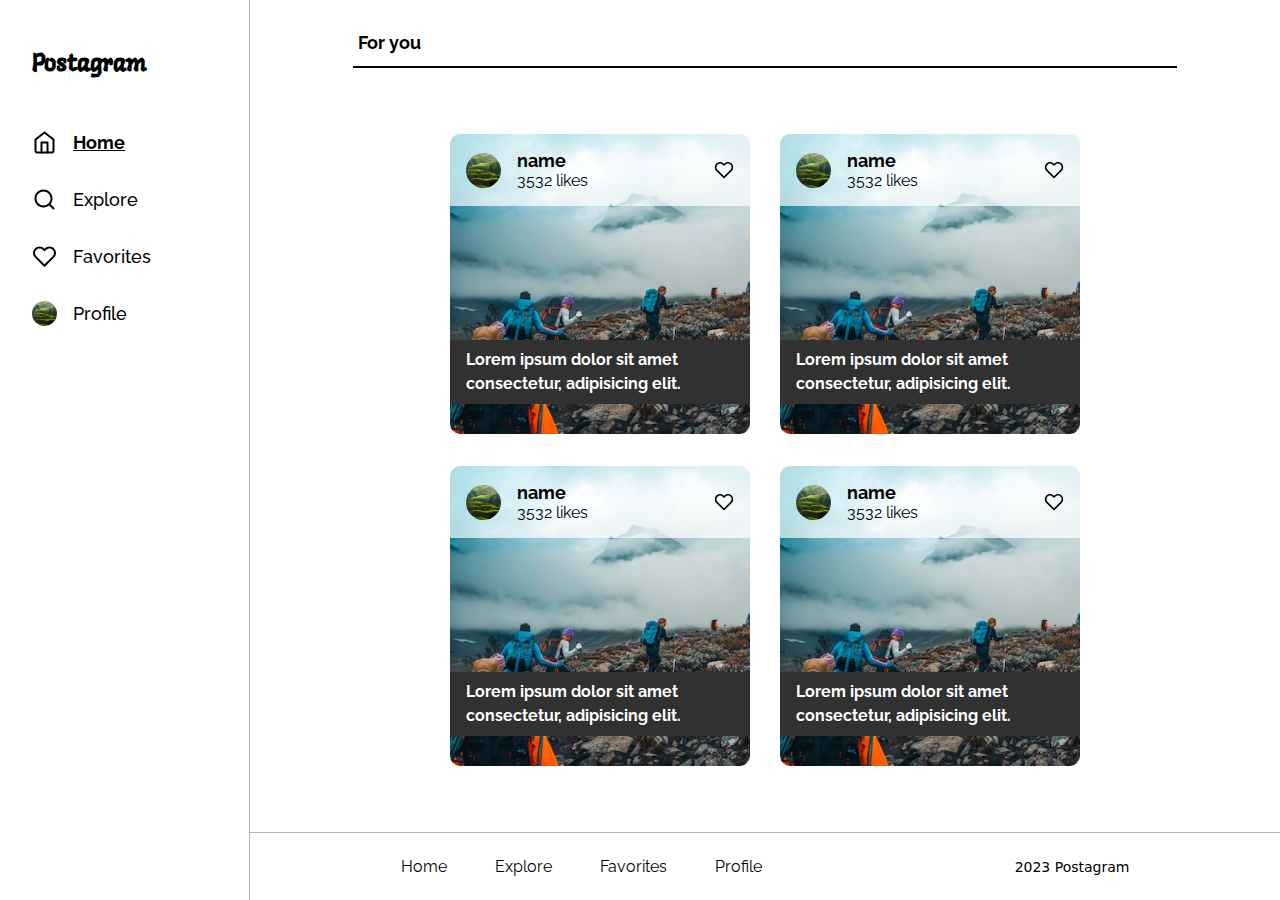
<file: index.html>
<!DOCTYPE html>
<html lang="en">
  <head>
    <meta charset="UTF-8" />
    <meta name="viewport" content="width=device-width, initial-scale=1.0" />
    <title>Document</title>
    <link rel="stylesheet" href="style.css" />
  </head>
  <body>
    <header>
      <nav>
        <h1>Postagram</h1>
        <img class="aside-img" src="add.svg" alt="add button" />
      </nav>
      <aside>
        <h1>Postagram</h1>
        <ul class="aside-ul">
          <li>
            <img class="icon-aside" src="home.svg" alt="home icon" />
            <a class="aside-a-home" href="index.html">Home</a>
          </li>
          <li>
            <img class="icon-aside" src="search.svg" alt="search icon" />
            <a class="aside-a" href="explore.html">Explore</a>
          </li>
          <li>
            <img class="icon-aside" src="heart.svg" alt="like icon" />
            <a class="aside-a" href="">Favorites</a>
          </li>
          <li>
          <img
              class="aside-img"
              src="profile-img.png"
              alt="profile image of user"
            />
            <a class="aside-a" href="">Profile</a>
          </li>
        </ul>
      </aside>
    </header>
    <div class="main-wrapper">
      <div class="h2-wrapper">
        <h2>For you</h2>
        <hr />
      </div>
      <main>
        <section>
          <a class="post-link" href="detail.html">
            <div class="post">
              <div class="post-top">
                <div class="img-name">
                  <img
                    class="post-img"
                    src="profile-img.png"
                    alt="profile image of user"
                  />
                  <div>
                    <h3>name</h3>
                    <span>3532 likes</span>
                  </div>
                </div>
                <img class="post-like" src="heart.svg" alt="like icon" />
              </div>
              <div class="post-bottom">
                <p>Lorem ipsum dolor sit amet consectetur, adipisicing elit.</p>
              </div>
            </div>
          </a>
          <a class="post-link" href="detail.html">
            <div class="post">
              <div class="post-top">
                <div class="img-name">
                  <img
                    class="post-img"
                    src="profile-img.png"
                    alt="profile image of user"
                  />
                  <div>
                    <h3>name</h3>
                    <span>3532 likes</span>
                  </div>
                </div>
                <img class="post-like" src="heart.svg" alt="like icon" />
              </div>
              <div class="post-bottom">
                <p>Lorem ipsum dolor sit amet consectetur, adipisicing elit.</p>
              </div>
            </div>
          </a>
        </section>
        <section>
          <a class="post-link" href="detail.html">
            <div class="post">
              <div class="post-top">
                <div class="img-name">
                  <img
                    class="post-img"
                    src="profile-img.png"
                    alt="profile image of user"
                  />
                  <div>
                    <h3>name</h3>
                    <span>3532 likes</span>
                  </div>
                </div>
                <img class="post-like" src="heart.svg" alt="like icon" />
              </div>
              <div class="post-bottom">
                <p>Lorem ipsum dolor sit amet consectetur, adipisicing elit.</p>
              </div>
            </div>
          </a>
          <a class="post-link" href="detail.html">
            <div class="post">
              <div class="post-top">
                <div class="img-name">
                  <img
                    class="post-img"
                    src="profile-img.png"
                    alt="profile image of user"
                  />
                  <div>
                    <h3>name</h3>
                    <span>3532 likes</span>
                  </div>
                </div>
                <img class="post-like" src="heart.svg" alt="like icon" />
              </div>
              <div class="post-bottom">
                <p>Lorem ipsum dolor sit amet consectetur, adipisicing elit.</p>
              </div>
            </div>
          </a>
        </section>
      </main>
      <footer>
        <div class="desk-foot">
          <ul>
            <li><a href="index.html">Home</a></li>
            <li><a href="explore.html">Explore</a></li>
            <li><a href="#">Favorites</a></li>
            <li><a href="detail.html">Profile</a></li>
          </ul>
          <span>2023 Postagram</span>
        </div>
        <div class="mobile-foot">
          <nav>
            <a class="nav-foot-icon"  href="index.html"><img src="home.svg" alt="home icon" /></a>
            <a class="nav-foot-icon" href="explore.html"><img src="search.svg" alt="search icon" /></a>
            <a class="nav-foot-icon" href="#"><img src="heart.svg" alt="like icon" /></a>
            <a class="nav-foot-icon" href="detail.html"
              ><img
                class="aside-img"
                src="profile-img.png"
                alt=""
            /></a>
          </nav>
        </div>
      </footer>
    </div>
  </body>
</html>
</file>
<file: style.css>
@import url('https://fonts.googleapis.com/css2?family=Open+Sans:wght@300;400;500;700&family=Raleway:wght@300;400;500;700&display=swap');

@import url('https://fonts.googleapis.com/css2?family=Langar&display=swap');

* {
    box-sizing: border-box;
    margin: 0;
    padding: 0;
}

body, html {
    display: flex;
    font-family: 'Raleway';
    width: 100%;
}


/* header  */

aside {
    display: flex;
    flex-direction: column;
    gap: 3rem;
    padding: 3rem 2rem;
    width: 250px;
    height: 100%;
    border-right: 1px solid #B4B4B4;
}

h1 {
    font-family: 'Langar';
    font-size: 24px;
}

.aside-ul {
    list-style: none;
    display: flex;
    flex-direction: column;
    gap: 2rem;
}


.aside-ul li {
    display: flex;
    align-items: center;
    gap: 1rem;
}

.aside-a {
    color: black;
    text-decoration: none;
    font-weight: 500;
    font-size: 18px;
}

.aside-a-home {
    text-decoration: underline;
    font-weight: 700;
    color: black;
    font-size: 18px;
}

.aside-img {
    height: 25px;
    width: 25px;
    border-radius: 50%;
    object-fit: cover;
}

.icon-aside {
    height: 25px;
    width: 25px;
}

aside-ul:nth-child(1) {
    text-decoration: underline;
    font-weight: 700;
}


/* main content  */

.main-wrapper {
    width: 100vw;
    height: 100vh;
    display: flex;
    flex-direction: column;
    justify-content: space-between;
    align-items: center;
    /* gap: 35%; */
}

main {
    /* height: 1; */
    width: 60%;
    margin: 0 auto;
    display: flex;
    flex-direction: column;
    align-items: center;
    justify-content: start;
    gap: 2em;
}

section {
    display: flex;
    justify-content: center;
    gap: 30px;
    flex-wrap: nowrap;
    width: 100%;
    height: auto;
    /* margin-top: 35px; */
}

.h2-wrapper {
    width: 80%;
    display: flex;
    flex-direction: column;
    gap: 13px;
    margin-top: 2em;
}

.post-link {
    color: black;
    text-decoration: none;
}

.post {
    max-width: 350px;
    max-height: 350px;
    aspect-ratio: 1 / 1;
    background-image: url(karl-hedin-MlOfRf86J2s-unsplash.jpg);
    background-size: cover;
    border-radius: 10px;
    display: flex;
    flex-direction: column;
    justify-content: space-between;
    transition: 300ms;
}

/* .post-link:hover {
    transform: translateY(50px);
    color: pink;
} */

.post:hover {
    transform: translateY(-10px);
    box-shadow: 0 10px 10px rgb(97, 97, 97);
}

.post-top {
    background: rgba(255, 255, 255, 0.705);
    display: flex;
    justify-content: space-between;
    padding: 1em;
    align-items: center;
}

.post-bottom {
    padding: .5em 1em;
    background: #313131;
    color: white;
    font-size: 16px;
    margin-bottom: 30px;
    font-weight: bold;
    line-height: 1.5rem;
}

h2 {
    font-size: 18px;
    margin-left: 5px;
}

hr{
    border: 1px solid rgb(0, 0, 0);
}

h3 {
    font-size: 18px;
}

.img-name {
    display: flex;
    align-items: center;
    gap: 1rem;
}

.post-img {
    height: 35px;
    width: 35px;
    border-radius: 50%;
}

.post-like  {
    height: 20px;
    width: 20px;
}

.post-like path:hover {
    fill: black;
}


/* footer  */

footer {
    width: 100%;
}

.desk-foot {
    display: flex;
    justify-content: space-around;
    align-items: center;
    padding: 1.5rem;
    border-top: 1px solid #B4B4B4;
    width: 100%;
}

.desk-foot a {
    color: inherit;
    text-decoration: none;
}

footer ul {
    list-style: none;
    display: flex;
    gap: 3rem;
    font-size: 16px;
}

footer span {
    font-size: 14px;
    font-family: system-ui, -apple-system, BlinkMacSystemFont, 'Segoe UI', Roboto, Oxygen, Ubuntu, Cantarell, 'Open Sans', 'Helvetica Neue', sans-serif;
}

.mobile-foot {
    /* display: flex;
    justify-content: space-around;
    position: fixed;
    bottom: 0;
    align-items: center;
    padding: .5em; */

    position: fixed;
    bottom: 0;
    width: 100%;
}

.mobile-foot nav {
    display: flex;
    justify-content: space-between;
    position: relative;
    bottom: 0;
    align-items: center;
    padding: .8em 5em;
}


.nav-foot-icon {
    width: 25px;
    height: 25px;
}

/* media queries  */

@media screen and (min-width: 992px){
    nav {
        display: none;
    }

    .mobile-foot {
        display: none;
    }
}

@media screen and (max-width: 1350px) {
    .post {
        max-width: 300px;
        max-height: 300px;
    }

    /* main {
        display: flex;
        margin: auto;
        flex-direction: row;
    }

    section {
        width: 50%;
    }
     */
}

@media screen and (max-height: 800px){
    .post {
        width: 250px;
        height: 250px;
    }
}

@media (max-width: 1300px) {
    main {
        width: 70%;
    }
}
/* @media screen and (max-width: 1445px) {
    main {
        justify-content: start;
        max-height: 100vh;
        gap: 50px;
    }

    section {
        width: 100%;
        margin: 0px;
    }

    .post {
        width: 200px;
        height: 200px;
    }

    .post-bottom {
        font-size: .8rem;
        line-height: 1rem;
        margin-bottom: 10px;
        width: 100%;
    }


    .main-wrapper {
        justify-content: space-between;
    }

    .desk-foot {
        max-width: 100%;
    }

}

@media screen and (max-height: 700px), (max-width: 1200px) {
    .post {
        max-height: 200px;
        max-width: 200px;
    }
    
    section {
        width: 70%;
    }
}

@media screen and (max-width: 1100px){
    section {
        width: 100%;
    }

    .post {
        width: 240px;
        height: 240px;
    }
    
    nav {
        visibility: hidden;
    }
} */

@media screen and (max-width: 993px) {
    aside {
        display: none;
    }

    .h2-wrapper {
        margin: 0;
        /* justify-content: center; */
    }

    body {
        flex-direction: column;
    }

    header {
        height: 3em;
    }

    main {
        /* margin-bottom: 50px; */
        margin-top: 3em;
    }

    nav {
        width: 100%;
        padding: .5em 1em;
        background: white;
        display: flex;
        align-items: center;
        justify-content: space-between;
        position: fixed;
        top: 0px;
        border-bottom: 1px solid #000000;
        visibility: visible;
    }

    .h2-wrapper {
        display: none;
    }

    section {
        width:100%;
        margin-top: -5px; 
        margin: 0;
    }

    .post {
        width: 100%;
        height: auto;
        aspect-ratio: 1 / 1;
    }

    .desk-foot {
        display: none;
    }

    .mobile-foot nav {
        visibility: visible;
        padding: .9em;
    }
}

@media (max-width: 750px) {
    .post-bottom p {
        font-size: .7rem;
        line-height: 1rem;
    }

    .post-bottom {
        margin-bottom: 10px;
    }

    main {
        margin-top: 8em;
    }
}


@media screen and (max-width: 601px){
    section {
        flex-direction: column;
        align-items: center;
        gap:2em;
    }
    
    main {
        margin: 2em 0 100px 0;
        padding-bottom: 60px;
    }

    .post-bottom p {
        font-size: .9rem;
        line-height: 1.5rem;
    }

    .post-bottom {
        margin-bottom: 20px;
    }
}


@media screen and (max-width: 450px) {
    main {
        margin: 75px 0;
        width: 100%;
        gap: 72px;
        /* margin-top: 75px;
        margin-bottom: 100px; */
    }

    body {
        min-width: 425px;
        /* height: auto; */
    }

    .main-wrapper {
        width: 100%;
    }

    /* body {
        max-width: 500px;
    } */

    nav {
        z-index: 999;
    }

    section {
        gap: 72px;
        align-items: center;
        width: 100%;
    }

    .post-link {
        width: 100%;
        height: auto;
        aspect-ratio: 1 / 1;
    }

    .post {
        max-width: 450px;
        max-height: 450px;
        border-radius: 0;
    }

    .post-top {
        position: relative;
        top: -72px;
        background: white;
    }

    .desk-foot {
        padding: 0;
    }

    .post-bottom p {
        font-size: 1.5rem;
        line-height: 2rem;
    }

    .post-bottom {
        margin-bottom: 35px;
    }
}
</file>
